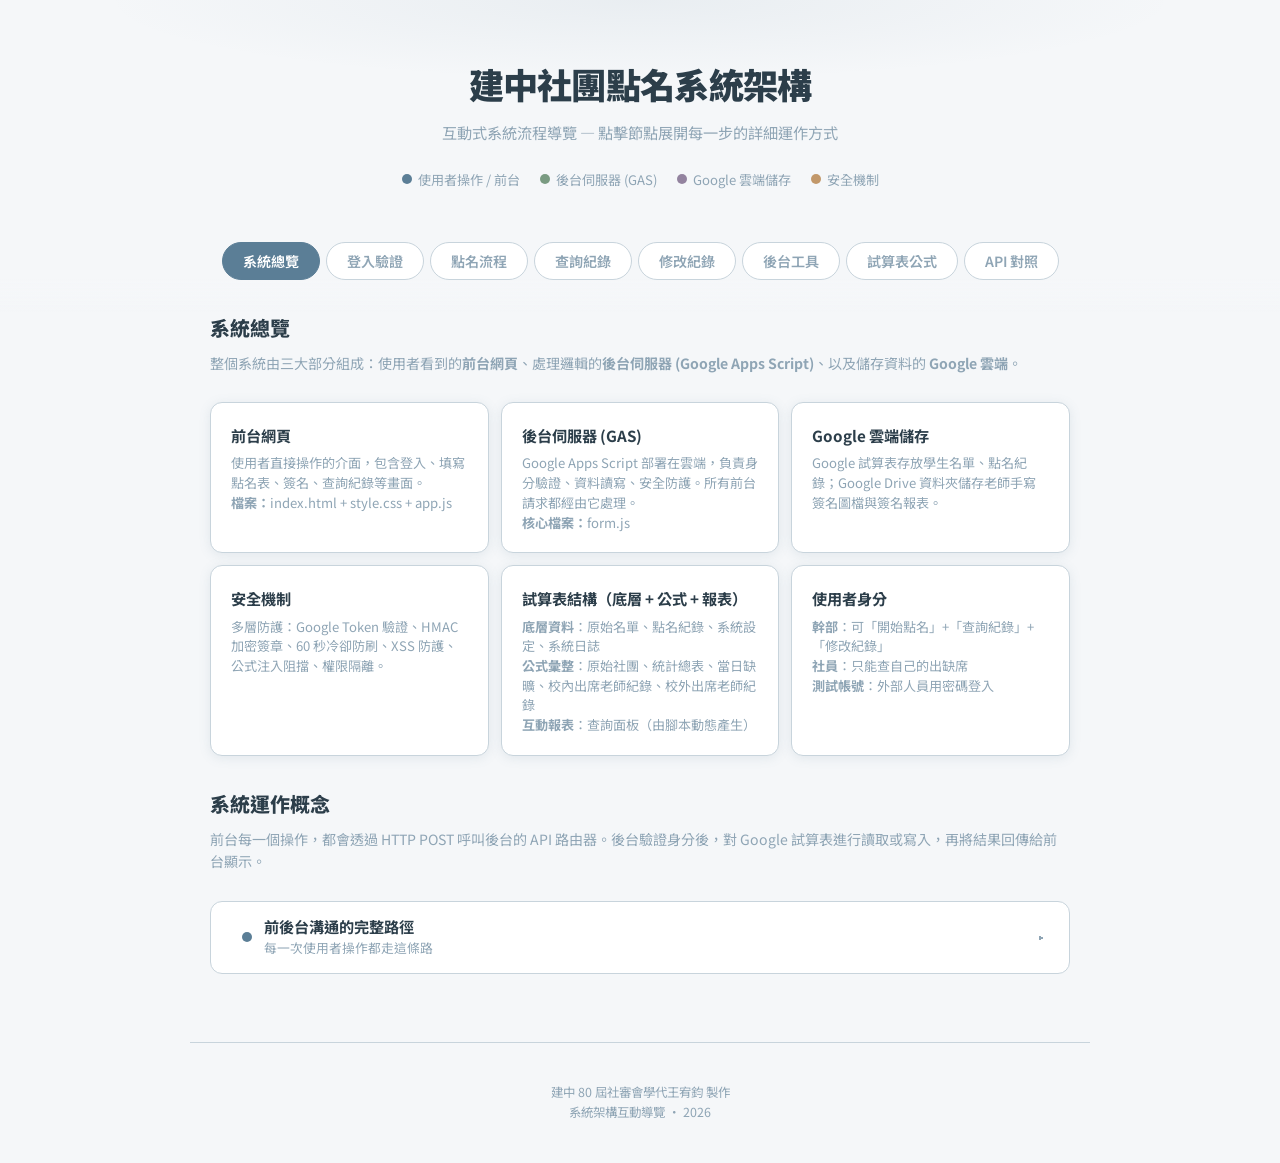
<file: public/system-map.html>
<!DOCTYPE html>
<html lang="zh-TW">
<head>
<meta charset="UTF-8">
<meta name="viewport" content="width=device-width, initial-scale=1.0">
<title>建中社團點名系統 — 系統架構互動圖</title>
<style>
  @import url('https://fonts.googleapis.com/css2?family=Noto+Sans+TC:wght@400;500;600;700;900&family=Inter:wght@400;500;600;700&display=swap');

  *, *::before, *::after { box-sizing: border-box; margin: 0; padding: 0; }

  :root {
    --bg: #f5f7f9;
    --bg-card: #ffffff;
    --bg-card-hover: #eaeff3;
    --border: #c8d4dc;
    --text: #5c7285;
    --text-dim: #8fa5b5;
    --text-bright: #2c3e4a;

    --blue: #5b7e96;
    --blue-bg: rgba(91,126,150,.08);
    --blue-border: rgba(91,126,150,.28);

    --green: #7a9b82;
    --green-bg: rgba(122,155,130,.08);
    --green-border: rgba(122,155,130,.28);

    --purple: #93839f;
    --purple-bg: rgba(147,131,159,.08);
    --purple-border: rgba(147,131,159,.28);

    --orange: #c2986a;
    --orange-bg: rgba(194,152,106,.08);
    --orange-border: rgba(194,152,106,.28);

    --red: #b07a7a;
    --red-bg: rgba(176,122,122,.08);
    --red-border: rgba(176,122,122,.28);

    --cyan: #6a9ba0;
    --cyan-bg: rgba(106,155,160,.08);
    --cyan-border: rgba(106,155,160,.28);

    --yellow: #bfa25f;
    --yellow-bg: rgba(191,162,95,.08);
    --yellow-border: rgba(191,162,95,.28);

    --radius: 12px;
    --radius-sm: 8px;
    --shadow: 0 2px 12px rgba(91,126,150,.13);
  }

  body {
    font-family: 'Noto Sans TC', 'PingFang TC', 'Microsoft JhengHei', sans-serif;
    background: var(--bg);
    color: var(--text);
    min-height: 100vh;
    line-height: 1.6;
    overflow-x: hidden;
  }

  /* ===== HEADER ===== */
  .hero {
    text-align: center;
    padding: 56px 24px 40px;
    position: relative;
    overflow: hidden;
  }

  .hero::before {
    content: '';
    position: absolute;
    inset: 0;
    background: radial-gradient(ellipse 60% 50% at 50% 0%, rgba(91,126,150,.08) 0%, transparent 70%);
    pointer-events: none;
  }

  .hero h1 {
    font-size: clamp(1.6rem, 4vw, 2.2rem);
    font-weight: 900;
    color: var(--text-bright);
    letter-spacing: -.02em;
    margin-bottom: 8px;
    position: relative;
  }

  .hero p {
    font-size: .95rem;
    color: var(--text-dim);
    max-width: 520px;
    margin: 0 auto;
    position: relative;
  }

  .legend {
    display: flex;
    justify-content: center;
    gap: 20px;
    margin-top: 24px;
    flex-wrap: wrap;
    position: relative;
  }

  .legend-item {
    display: flex;
    align-items: center;
    gap: 6px;
    font-size: .82rem;
    color: var(--text-dim);
  }

  .legend-dot {
    width: 10px;
    height: 10px;
    border-radius: 50%;
    flex-shrink: 0;
  }

  /* ===== TABS ===== */
  .tabs-bar {
    display: flex;
    justify-content: center;
    gap: 6px;
    padding: 0 24px 32px;
    flex-wrap: wrap;
    position: sticky;
    top: 0;
    z-index: 100;
    background: linear-gradient(var(--bg) 60%, transparent);
    padding-top: 12px;
  }

  .tab-btn {
    padding: 8px 20px;
    border-radius: 100px;
    border: 1.5px solid var(--border);
    background: var(--bg-card);
    color: var(--text-dim);
    font-size: .88rem;
    font-weight: 600;
    cursor: pointer;
    transition: all .2s;
    font-family: inherit;
  }

  .tab-btn:hover {
    border-color: var(--blue);
    color: var(--blue);
    background: var(--blue-bg);
  }

  .tab-btn.active {
    background: var(--blue);
    color: #fff;
    border-color: var(--blue);
  }

  /* ===== SECTION ===== */
  .section {
    display: none;
    max-width: 900px;
    margin: 0 auto;
    padding: 0 20px 60px;
    animation: fadeUp .35s ease;
  }

  .section.visible { display: block; }

  @keyframes fadeUp {
    from { opacity: 0; transform: translateY(16px); }
    to { opacity: 1; transform: translateY(0); }
  }

  .section-title {
    font-size: 1.25rem;
    font-weight: 800;
    color: var(--text-bright);
    margin-bottom: 8px;
    display: flex;
    align-items: center;
    gap: 10px;
  }

  .section-desc {
    font-size: .88rem;
    color: var(--text-dim);
    margin-bottom: 28px;
    line-height: 1.6;
  }

  /* ===== TREE ===== */
  .tree { padding-left: 0; }

  .tree-node {
    margin-bottom: 8px;
    border-radius: var(--radius);
    border: 1.5px solid var(--border);
    background: var(--bg-card);
    overflow: hidden;
    transition: border-color .2s, box-shadow .2s;
  }

  .tree-node:hover {
    border-color: rgba(91,126,150,.35);
  }

  .tree-node.expanded {
    box-shadow: 0 4px 20px rgba(91,126,150,.16);
  }

  .node-header {
    display: flex;
    align-items: center;
    gap: 12px;
    padding: 14px 18px;
    cursor: pointer;
    user-select: none;
    transition: background .15s;
  }

  .node-header:hover { background: var(--bg-card-hover); }

  .node-icon {
    width: 10px;
    height: 10px;
    border-radius: 50%;
    flex-shrink: 0;
    margin-left: 13px;
  }

  .node-icon.blue { background: var(--blue); }
  .node-icon.green { background: var(--green); }
  .node-icon.purple { background: var(--purple); }
  .node-icon.orange { background: var(--orange); }
  .node-icon.red { background: var(--red); }
  .node-icon.cyan { background: var(--cyan); }
  .node-icon.yellow { background: var(--yellow); }

  .node-text { flex: 1; min-width: 0; }

  .node-label {
    font-size: .95rem;
    font-weight: 700;
    color: var(--text-bright);
    line-height: 1.35;
  }

  .node-sub {
    font-size: .8rem;
    color: var(--text-dim);
    margin-top: 2px;
  }

  .node-badge {
    font-size: .7rem;
    padding: 2px 8px;
    border-radius: 100px;
    font-weight: 600;
    flex-shrink: 0;
    white-space: nowrap;
  }

  .badge-front { background: var(--blue-bg); color: var(--blue); border: 1px solid var(--blue-border); }
  .badge-back { background: var(--green-bg); color: var(--green); border: 1px solid var(--green-border); }
  .badge-storage { background: var(--purple-bg); color: var(--purple); border: 1px solid var(--purple-border); }
  .badge-both { background: var(--orange-bg); color: var(--orange); border: 1px solid var(--orange-border); }

  .node-chevron {
    width: 20px;
    height: 20px;
    display: flex;
    align-items: center;
    justify-content: center;
    color: var(--text-dim);
    transition: transform .25s;
    flex-shrink: 0;
  }

  .tree-node.expanded > .node-header .node-chevron {
    transform: rotate(90deg);
  }

  .node-children {
    display: none;
    padding: 0 18px 14px 66px;
  }

  .tree-node.expanded > .node-children {
    display: block;
    animation: slideDown .25s ease;
  }

  @keyframes slideDown {
    from { opacity: 0; transform: translateY(-6px); }
    to { opacity: 1; transform: translateY(0); }
  }

  /* ===== STEPS (leaf detail) ===== */
  .step-list { display: flex; flex-direction: column; gap: 0; position: relative; }

  .step-list::before {
    content: '';
    position: absolute;
    left: 13px;
    top: 8px;
    bottom: 8px;
    width: 2px;
    background: var(--border);
    border-radius: 2px;
  }

  .step {
    display: flex;
    gap: 14px;
    align-items: flex-start;
    padding: 8px 0;
    position: relative;
  }

  .step-dot {
    width: 10px;
    height: 10px;
    border-radius: 50%;
    flex-shrink: 0;
    margin-top: 6px;
    position: relative;
    z-index: 1;
    border: 2px solid;
  }

  .step-dot.blue { background: var(--blue); border-color: var(--blue); }
  .step-dot.green { background: var(--green); border-color: var(--green); }
  .step-dot.purple { background: var(--purple); border-color: var(--purple); }
  .step-dot.orange { background: var(--orange); border-color: var(--orange); }
  .step-dot.red { background: var(--red); border-color: var(--red); }
  .step-dot.cyan { background: var(--cyan); border-color: var(--cyan); }

  .step-content { flex: 1; min-width: 0; }

  .step-title {
    font-size: .88rem;
    font-weight: 600;
    color: var(--text-bright);
    line-height: 1.4;
  }

  .step-detail {
    font-size: .8rem;
    color: var(--text-dim);
    margin-top: 2px;
    line-height: 1.5;
  }

  .fn-tag {
    display: inline;
    font-family: 'SF Mono', 'Fira Code', 'Consolas', monospace;
    font-size: .76rem;
    padding: 1px 6px;
    border-radius: 4px;
    font-weight: 500;
  }

  .fn-tag.blue { background: var(--blue-bg); color: var(--blue); border: 1px solid var(--blue-border); }
  .fn-tag.green { background: var(--green-bg); color: var(--green); border: 1px solid var(--green-border); }
  .fn-tag.purple { background: var(--purple-bg); color: var(--purple); border: 1px solid var(--purple-border); }
  .fn-tag.orange { background: var(--orange-bg); color: var(--orange); border: 1px solid var(--orange-border); }

  /* ===== OVERVIEW CARDS ===== */
  .overview-grid {
    display: grid;
    grid-template-columns: repeat(auto-fit, minmax(260px, 1fr));
    gap: 12px;
    margin-bottom: 32px;
  }

  .ov-card {
    background: var(--bg-card);
    border: 1.5px solid var(--border);
    border-radius: var(--radius);
    padding: 20px;
    box-shadow: var(--shadow);
    transition: border-color .2s, transform .2s;
  }

  .ov-card:hover {
    transform: translateY(-2px);
    border-color: rgba(91,126,150,.3);
  }

  .ov-card h3 {
    font-size: .95rem;
    font-weight: 700;
    color: var(--text-bright);
    margin-bottom: 6px;
  }

  .ov-card p {
    font-size: .82rem;
    color: var(--text-dim);
    line-height: 1.5;
  }

  /* ===== API TABLE ===== */
  .api-table {
    width: 100%;
    border-collapse: collapse;
    font-size: .84rem;
    margin-top: 16px;
  }

  .api-table th {
    text-align: left;
    padding: 10px 14px;
    background: var(--bg-card);
    color: var(--text-dim);
    font-weight: 600;
    font-size: .78rem;
    text-transform: uppercase;
    letter-spacing: .04em;
    border-bottom: 1.5px solid var(--border);
  }

  .api-table td {
    padding: 10px 14px;
    border-bottom: 1px solid var(--border);
    color: var(--text);
    vertical-align: top;
  }

  .api-table tr:hover td {
    background: var(--bg-card-hover);
  }

  .api-table .action-name {
    font-family: 'SF Mono', 'Fira Code', 'Consolas', monospace;
    font-size: .8rem;
    color: var(--blue);
    font-weight: 600;
  }

  /* ===== EXPAND / COLLAPSE ALL ===== */
  .controls {
    display: flex;
    gap: 8px;
    margin-bottom: 20px;
    flex-wrap: wrap;
  }

  .ctrl-btn {
    padding: 6px 14px;
    border-radius: 6px;
    border: 1px solid var(--border);
    background: var(--bg-card);
    color: var(--text-dim);
    font-size: .8rem;
    cursor: pointer;
    font-family: inherit;
    font-weight: 500;
    transition: all .15s;
  }

  .ctrl-btn:hover {
    background: var(--bg-card-hover);
    color: var(--text);
    border-color: var(--blue-border);
  }

  /* ===== FOOTER ===== */
  footer {
    text-align: center;
    padding: 40px 24px;
    font-size: .78rem;
    color: var(--text-dim);
    border-top: 1px solid var(--border);
    max-width: 900px;
    margin: 0 auto;
  }

  /* ===== RESPONSIVE ===== */
  @media (max-width: 600px) {
    .node-children { padding-left: 42px; }
    .hero { padding: 40px 16px 28px; }
    .section { padding: 0 14px 48px; }
    .tabs-bar { gap: 4px; }
    .tab-btn { padding: 7px 14px; font-size: .82rem; }
  }
</style>
</head>
<body>

<div class="hero">
  <h1>建中社團點名系統架構</h1>
  <p>互動式系統流程導覽 — 點擊節點展開每一步的詳細運作方式</p>
  <div class="legend">
    <div class="legend-item"><div class="legend-dot" style="background:var(--blue)"></div>使用者操作 / 前台</div>
    <div class="legend-item"><div class="legend-dot" style="background:var(--green)"></div>後台伺服器 (GAS)</div>
    <div class="legend-item"><div class="legend-dot" style="background:var(--purple)"></div>Google 雲端儲存</div>
    <div class="legend-item"><div class="legend-dot" style="background:var(--orange)"></div>安全機制</div>
  </div>
</div>

<div class="tabs-bar">
  <button class="tab-btn active" data-tab="overview">系統總覽</button>
  <button class="tab-btn" data-tab="login">登入驗證</button>
  <button class="tab-btn" data-tab="rollcall">點名流程</button>
  <button class="tab-btn" data-tab="records">查詢紀錄</button>
  <button class="tab-btn" data-tab="edit">修改紀錄</button>
  <button class="tab-btn" data-tab="backend">後台工具</button>
  <button class="tab-btn" data-tab="sheets">試算表公式</button>
  <button class="tab-btn" data-tab="api">API 對照</button>
</div>

<!-- ==================== OVERVIEW ==================== -->
<div class="section visible" id="tab-overview">
  <div class="section-title">系統總覽</div>
  <div class="section-desc">
    整個系統由三大部分組成：使用者看到的<strong>前台網頁</strong>、處理邏輯的<strong>後台伺服器 (Google Apps Script)</strong>、以及儲存資料的 <strong>Google 雲端</strong>。
  </div>

  <div class="overview-grid">
    <div class="ov-card">
      <h3>前台網頁</h3>
      <p>使用者直接操作的介面，包含登入、填寫點名表、簽名、查詢紀錄等畫面。<br><strong>檔案：</strong>index.html + style.css + app.js</p>
    </div>
    <div class="ov-card">
      <h3>後台伺服器 (GAS)</h3>
      <p>Google Apps Script 部署在雲端，負責身分驗證、資料讀寫、安全防護。所有前台請求都經由它處理。<br><strong>核心檔案：</strong>form.js</p>
    </div>
    <div class="ov-card">
      <h3>Google 雲端儲存</h3>
      <p>Google 試算表存放學生名單、點名紀錄；Google Drive 資料夾儲存老師手寫簽名圖檔與簽名報表。</p>
    </div>
    <div class="ov-card">
      <h3>安全機制</h3>
      <p>多層防護：Google Token 驗證、HMAC 加密簽章、60 秒冷卻防刷、XSS 防護、公式注入阻擋、權限隔離。</p>
    </div>
    <div class="ov-card">
      <h3>試算表結構（底層 + 公式 + 報表）</h3>
      <p><strong>底層資料</strong>：原始名單、點名紀錄、系統設定、系統日誌<br><strong>公式彙整</strong>：原始社團、統計總表、當日缺曠、校內出席老師紀錄、校外出席老師紀錄<br><strong>互動報表</strong>：查詢面板（由腳本動態產生）</p>
    </div>
    <div class="ov-card">
      <h3>使用者身分</h3>
      <p><strong>幹部</strong>：可「開始點名」+「查詢紀錄」+「修改紀錄」<br><strong>社員</strong>：只能查自己的出缺席<br><strong>測試帳號</strong>：外部人員用密碼登入</p>
    </div>
  </div>

  <div class="section-title" style="margin-top:16px;">系統運作概念</div>
  <div class="section-desc">前台每一個操作，都會透過 HTTP POST 呼叫後台的 API 路由器。後台驗證身分後，對 Google 試算表進行讀取或寫入，再將結果回傳給前台顯示。</div>
  <div class="tree">
    <div class="tree-node">
      <div class="node-header" onclick="toggleNode(this)">
        <div class="node-icon blue"></div>
        <div class="node-text"><div class="node-label">前後台溝通的完整路徑</div><div class="node-sub">每一次使用者操作都走這條路</div></div>
        <div class="node-chevron">▸</div>
      </div>
      <div class="node-children">
        <div class="step-list">
          <div class="step"><div class="step-dot blue"></div><div class="step-content"><div class="step-title">① 使用者在前台操作</div><div class="step-detail">例如：點擊「開始點名」、「確認送出」、「查詢紀錄」</div></div></div>
          <div class="step"><div class="step-dot blue"></div><div class="step-content"><div class="step-title">② 前台呼叫 <span class="fn-tag blue">gasPost()</span></div><div class="step-detail">將操作指令與資料打包成 JSON，透過 HTTP POST 送到 Google Apps Script</div></div></div>
          <div class="step"><div class="step-dot green"></div><div class="step-content"><div class="step-title">③ 後台 <span class="fn-tag green">doPost()</span> 接收請求</div><div class="step-detail">解析 JSON，根據 action 欄位判斷要執行哪個功能</div></div></div>
          <div class="step"><div class="step-dot orange"></div><div class="step-content"><div class="step-title">④ 身分驗證 <span class="fn-tag orange">authenticateRequest()</span></div><div class="step-detail">檢查 Google Token 或測試 Token 是否有效，確認使用者身分</div></div></div>
          <div class="step"><div class="step-dot purple"></div><div class="step-content"><div class="step-title">⑤ 執行對應功能</div><div class="step-detail">讀取或寫入 Google 試算表、上傳簽名到 Google Drive</div></div></div>
          <div class="step"><div class="step-dot green"></div><div class="step-content"><div class="step-title">⑥ 回傳結果 JSON</div><div class="step-detail">將處理結果（成功/失敗/資料）回傳給前台</div></div></div>
          <div class="step"><div class="step-dot blue"></div><div class="step-content"><div class="step-title">⑦ 前台更新畫面</div><div class="step-detail">根據回傳結果顯示成功訊息、錯誤提示、或渲染資料列表</div></div></div>
        </div>
      </div>
    </div>
  </div>
</div>

<!-- ==================== LOGIN ==================== -->
<div class="section" id="tab-login">
  <div class="section-title">登入驗證流程</div>
  <div class="section-desc">使用者打開網頁後，系統會依序檢查快取 → Google 登入 → 身分核對。非建中帳號會被引導至測試登入。</div>
  <div class="controls">
    <button class="ctrl-btn" onclick="toggleAll(this, true)">全部展開</button>
    <button class="ctrl-btn" onclick="toggleAll(this, false)">全部收合</button>
  </div>

  <div class="tree">

    <!-- Step 1: Page Load -->
    <div class="tree-node">
      <div class="node-header" onclick="toggleNode(this)">
        <div class="node-icon blue"></div>
        <div class="node-text"><div class="node-label">使用者打開網頁</div><div class="node-sub">網頁載入完成後自動啟動</div></div>
        <span class="node-badge badge-front">前台</span>
        <div class="node-chevron">▸</div>
      </div>
      <div class="node-children">
        <div class="step-list">
          <div class="step"><div class="step-dot blue"></div><div class="step-content"><div class="step-title"><span class="fn-tag blue">bindUiEvents()</span> 綁定所有按鈕事件</div><div class="step-detail">把「開始點名」、「查詢紀錄」、「登出」等按鈕的點擊事件全部設定好</div></div></div>
          <div class="step"><div class="step-dot blue"></div><div class="step-content"><div class="step-title"><span class="fn-tag blue">clearStudentCaches()</span> 清理舊快取</div><div class="step-detail">清除上次儲存的學生名單快取，確保資料是最新的</div></div></div>
          <div class="step"><div class="step-dot blue"></div><div class="step-content"><div class="step-title"><span class="fn-tag blue">initGoogleSignIn()</span> 初始化 Google 登入</div><div class="step-detail">載入 Google 帳號登入元件並設定登入成功後的回呼函式</div></div></div>
          <div class="step"><div class="step-dot blue"></div><div class="step-content"><div class="step-title"><span class="fn-tag blue">initDatePicker()</span> 設定日期選擇器</div><div class="step-detail">限制日期只能選「今天往前 5 天」的範圍，防止誤填</div></div></div>
        </div>
      </div>
    </div>

    <!-- Step 2: Check Cache -->
    <div class="tree-node">
      <div class="node-header" onclick="toggleNode(this)">
        <div class="node-icon blue"></div>
        <div class="node-text"><div class="node-label">檢查本機快取</div><div class="node-sub">如果之前已登入過，嘗試快速進入</div></div>
        <span class="node-badge badge-front">前台</span>
        <div class="node-chevron">▸</div>
      </div>
      <div class="node-children">
        <div class="step-list">
          <div class="step"><div class="step-dot blue"></div><div class="step-content"><div class="step-title"><span class="fn-tag blue">showLoginButton()</span> 檢查 sessionStorage</div><div class="step-detail">讀取瀏覽器分頁快取中儲存的登入資訊（有效期 14 天）</div></div></div>
          <div class="step"><div class="step-dot blue"></div><div class="step-content"><div class="step-title">有有效快取 → 直接進入主選單</div><div class="step-detail"><span class="fn-tag blue">renderForm(cached)</span> 先用快取顯示畫面，同時在背景呼叫 <span class="fn-tag green">fetchUserInfo()</span> 向後台重新確認身分</div></div></div>
          <div class="step"><div class="step-dot blue"></div><div class="step-content"><div class="step-title">無快取或已過期 → 顯示 Google 登入按鈕</div><div class="step-detail">呼叫 Google API 渲染漂亮的「使用 Google 帳號登入」按鈕</div></div></div>
        </div>
      </div>
    </div>

    <!-- Step 3: Google Login -->
    <div class="tree-node">
      <div class="node-header" onclick="toggleNode(this)">
        <div class="node-icon blue"></div>
        <div class="node-text"><div class="node-label">使用者點擊 Google 登入</div><div class="node-sub">使用學校 @gl.ck.tp.edu.tw 帳號登入</div></div>
        <span class="node-badge badge-both">前台 → 後台</span>
        <div class="node-chevron">▸</div>
      </div>
      <div class="node-children">
        <div class="step-list">
          <div class="step"><div class="step-dot blue"></div><div class="step-content"><div class="step-title"><span class="fn-tag blue">handleGoogleCredential()</span> 收到 Google 回傳</div><div class="step-detail">取得加密的身分 Token (credential)，顯示「驗證中...」畫面</div></div></div>
          <div class="step"><div class="step-dot blue"></div><div class="step-content"><div class="step-title"><span class="fn-tag blue">fetchUserInfo(token)</span> 送出驗證請求</div><div class="step-detail">呼叫 <span class="fn-tag blue">gasPost({action: 'getLoginUser'})</span> 將 Token 送往後台</div></div></div>
          <div class="step"><div class="step-dot orange"></div><div class="step-content"><div class="step-title">後台 <span class="fn-tag green">verifyIdToken()</span> 驗證 Token</div><div class="step-detail">向 Google 官方 API 確認 Token 的 Client ID 與 email 是否合法</div></div></div>
          <div class="step"><div class="step-dot purple"></div><div class="step-content"><div class="step-title">後台 <span class="fn-tag green">getLoginUserExternal(email)</span> 查學生</div><div class="step-detail">用 email 的學號在「原始名單」試算表中找到學生的班級、座號、姓名、社團、身分</div></div></div>
          <div class="step"><div class="step-dot blue"></div><div class="step-content"><div class="step-title"><span class="fn-tag blue">handleUserInfo()</span> 處理回傳結果</div><div class="step-detail">• 找到學生 → 進入主選單<br>• 非建中信箱 → 顯示測試登入表單<br>• 驗證失敗 → 顯示錯誤訊息</div></div></div>
        </div>
      </div>
    </div>

    <!-- Step 4: Test Login -->
    <div class="tree-node">
      <div class="node-header" onclick="toggleNode(this)">
        <div class="node-icon blue"></div>
        <div class="node-text"><div class="node-label">測試帳號登入（非建中帳號）</div><div class="node-sub">外部老師或測試人員手動輸入密碼</div></div>
        <span class="node-badge badge-both">前台 → 後台</span>
        <div class="node-chevron">▸</div>
      </div>
      <div class="node-children">
        <div class="step-list">
          <div class="step"><div class="step-dot blue"></div><div class="step-content"><div class="step-title">使用者填寫 Email、密碼、社團名稱、身分</div><div class="step-detail">在測試登入表單中輸入管理員預先設定的帳號密碼</div></div></div>
          <div class="step"><div class="step-dot blue"></div><div class="step-content"><div class="step-title"><span class="fn-tag blue">submitTeacherAuth()</span> 前端格式檢查</div><div class="step-detail">檢查 Email 格式、欄位非空、社團名稱長度等基本驗證</div></div></div>
          <div class="step"><div class="step-dot orange"></div><div class="step-content"><div class="step-title">後台 <span class="fn-tag green">verifyTestLogin()</span></div><div class="step-detail">• 冷卻防護：60 秒內不可重複嘗試<br>• 比對密碼的 SHA-256 雜湊值<br>• 模糊比對社團名稱（自動容錯）</div></div></div>
          <div class="step"><div class="step-dot orange"></div><div class="step-content"><div class="step-title">後台 <span class="fn-tag green">generateTestToken()</span> 產生加密憑證</div><div class="step-detail">用 HMAC-SHA256 簽章，將身分資料加密成 Token（有效期 14 天）</div></div></div>
          <div class="step"><div class="step-dot blue"></div><div class="step-content"><div class="step-title"><span class="fn-tag blue">renderForm()</span> 進入主選單</div><div class="step-detail">儲存登入狀態到快取，顯示功能按鈕</div></div></div>
        </div>
      </div>
    </div>

    <!-- Step 5: Main Menu -->
    <div class="tree-node">
      <div class="node-header" onclick="toggleNode(this)">
        <div class="node-icon blue"></div>
        <div class="node-text"><div class="node-label">進入主選單</div><div class="node-sub">依身分顯示不同按鈕</div></div>
        <span class="node-badge badge-front">前台</span>
        <div class="node-chevron">▸</div>
      </div>
      <div class="node-children">
        <div class="step-list">
          <div class="step"><div class="step-dot blue"></div><div class="step-content"><div class="step-title"><span class="fn-tag blue">renderForm(info)</span> 初始化主選單</div><div class="step-detail">寫入 sessionStorage 快取、建立防竄改的全域身分物件 <span class="fn-tag blue">PackagedUserInfo</span></div></div></div>
          <div class="step"><div class="step-dot blue"></div><div class="step-content"><div class="step-title">幹部身分 → 顯示兩個按鈕</div><div class="step-detail">「開始點名」（建立新表單）＋「查詢紀錄」（查看歷史）</div></div></div>
          <div class="step"><div class="step-dot blue"></div><div class="step-content"><div class="step-title">社員身分 → 只顯示「查詢紀錄」</div><div class="step-detail">社員無法點名，只能查看自己的出缺席狀況</div></div></div>
        </div>
      </div>
    </div>

  </div>
</div>

<!-- ==================== ROLLCALL ==================== -->
<div class="section" id="tab-rollcall">
  <div class="section-title">點名流程（幹部專用）</div>
  <div class="section-desc">幹部點擊「開始點名」後，系統載入學生名單、讓老師簽名、最後提交至雲端。</div>
  <div class="controls">
    <button class="ctrl-btn" onclick="toggleAll(this, true)">全部展開</button>
    <button class="ctrl-btn" onclick="toggleAll(this, false)">全部收合</button>
  </div>

  <div class="tree">

    <div class="tree-node">
      <div class="node-header" onclick="toggleNode(this)">
        <div class="node-icon blue"></div>
        <div class="node-text"><div class="node-label">按下「開始點名」</div><div class="node-sub">建立一份新的點名表單</div></div>
        <span class="node-badge badge-front">前台</span>
        <div class="node-chevron">▸</div>
      </div>
      <div class="node-children">
        <div class="step-list">
          <div class="step"><div class="step-dot blue"></div><div class="step-content"><div class="step-title"><span class="fn-tag blue">showNewForm()</span> 切換至表單頁面</div><div class="step-detail">記錄瀏覽歷史（按「返回」可回主選單），呼叫 renderPage('form')</div></div></div>
          <div class="step"><div class="step-dot blue"></div><div class="step-content"><div class="step-title">自動填入社團名稱、填寫人姓名</div><div class="step-detail">從登入資訊中帶入，使用者無法修改，確保資料正確</div></div></div>
          <div class="step"><div class="step-dot blue"></div><div class="step-content"><div class="step-title">重置所有表單欄位</div><div class="step-detail">清空社課內容、日期設為今天、簽名狀態重置</div></div></div>
        </div>
      </div>
    </div>

    <div class="tree-node">
      <div class="node-header" onclick="toggleNode(this)">
        <div class="node-icon purple"></div>
        <div class="node-text"><div class="node-label">載入社團學生名單</div><div class="node-sub">從後台讀取該社團所有成員</div></div>
        <span class="node-badge badge-both">前台 → 後台</span>
        <div class="node-chevron">▸</div>
      </div>
      <div class="node-children">
        <div class="step-list">
          <div class="step"><div class="step-dot blue"></div><div class="step-content"><div class="step-title"><span class="fn-tag blue">loadStudents(club)</span> 開始載入</div><div class="step-detail">先檢查本機快取，有的話先用快取顯示；同時向後台請求最新資料</div></div></div>
          <div class="step"><div class="step-dot purple"></div><div class="step-content"><div class="step-title">後台 <span class="fn-tag green">getClubMembers(clubName)</span></div><div class="step-detail">讀取「原始名單」試算表，篩選出該社團學生，照班級與座號排序</div></div></div>
          <div class="step"><div class="step-dot blue"></div><div class="step-content"><div class="step-title"><span class="fn-tag blue">renderStudents()</span> 渲染名單</div><div class="step-detail">為每位學生產生一個「打勾方框」(checkbox)，預設為紅色（缺席）</div></div></div>
          <div class="step"><div class="step-dot blue"></div><div class="step-content"><div class="step-title"><span class="fn-tag blue">updateCount()</span> 顯示人數統計</div><div class="step-detail">即時計算「出席 X / Y 人」並顯示</div></div></div>
          <div class="step"><div class="step-dot blue"></div><div class="step-content"><div class="step-title"><span class="fn-tag blue">restoreDraftIfExists()</span> 偵測草稿</div><div class="step-detail">如果偵測到上次未送出的草稿，彈出確認視窗詢問是否還原</div></div></div>
        </div>
      </div>
    </div>

    <div class="tree-node">
      <div class="node-header" onclick="toggleNode(this)">
        <div class="node-icon blue"></div>
        <div class="node-text"><div class="node-label">幹部逐一點名</div><div class="node-sub">勾選出席、填寫社課內容、老師簽名</div></div>
        <span class="node-badge badge-front">前台</span>
        <div class="node-chevron">▸</div>
      </div>
      <div class="node-children">
        <div class="step-list">
          <div class="step"><div class="step-dot blue"></div><div class="step-content"><div class="step-title">勾選學生出席</div><div class="step-detail">每打一個勾，該行變綠色（出席）；未勾為紅色（缺席）。即時更新人數統計，並自動 <span class="fn-tag blue">saveDraft()</span> 儲存草稿</div></div></div>
          <div class="step"><div class="step-dot blue"></div><div class="step-content"><div class="step-title">填寫社課內容簡述</div><div class="step-detail">最多 200 字，即時顯示字數計數器 <span class="fn-tag blue">updateCharCounter()</span></div></div></div>
          <div class="step"><div class="step-dot blue"></div><div class="step-content"><div class="step-title">選擇指導老師是否出席</div><div class="step-detail">選「否」會額外顯示「代課老師姓名」輸入框 <span class="fn-tag blue">toggleSubTeacher()</span></div></div></div>
          <div class="step"><div class="step-dot blue"></div><div class="step-content"><div class="step-title">老師手寫簽名</div><div class="step-detail"><span class="fn-tag blue">openSigModal()</span> → 開啟簽名板 → 老師在螢幕上手寫 → <span class="fn-tag blue">closeSigModal()</span> 儲存</div></div></div>
        </div>
      </div>
    </div>

    <div class="tree-node">
      <div class="node-header" onclick="toggleNode(this)">
        <div class="node-icon blue"></div>
        <div class="node-text"><div class="node-label">按下「確認送出」</div><div class="node-sub">資料驗證 → 上傳 → 寫入試算表</div></div>
        <span class="node-badge badge-both">前台 → 後台</span>
        <div class="node-chevron">▸</div>
      </div>
      <div class="node-children">
        <div class="step-list">
          <div class="step"><div class="step-dot blue"></div><div class="step-content"><div class="step-title"><span class="fn-tag blue">submitForm()</span> 前端防呆檢查（5 道）</div><div class="step-detail">① 社課內容不可空白<br>② 內容不可超過 200 字<br>③ 老師必須已簽名<br>④ 代課老師姓名不可超過 30 字<br>⑤ 日期必須在允許範圍內</div></div></div>
          <div class="step"><div class="step-dot blue"></div><div class="step-content"><div class="step-title">組裝送出資料</div><div class="step-detail">收集所有 checkbox 的勾選狀態，將簽名轉成 Base64 PNG 圖片格式</div></div></div>
          <div class="step"><div class="step-dot blue"></div><div class="step-content"><div class="step-title"><span class="fn-tag blue">showSubmitOverlay()</span> 顯示傳送遮罩</div><div class="step-detail">鎖住整個畫面，避免使用者在傳送過程中誤觸操作</div></div></div>
          <div class="step"><div class="step-dot green"></div><div class="step-content"><div class="step-title">後台 <span class="fn-tag green">submitAttendance(data)</span></div><div class="step-detail">① 驗證 email、日期格式<br>② 60 秒冷卻防重複提交<br>③ <span class="fn-tag green">sanitize()</span> 過濾所有文字防注入<br>④ 將簽名 PNG 上傳至 Google Drive 取得連結<br>⑤ <span class="fn-tag purple">sheet.appendRow()</span> 寫入一筆新紀錄至試算表</div></div></div>
          <div class="step"><div class="step-dot blue"></div><div class="step-content"><div class="step-title">送出成功！</div><div class="step-detail">彈出「送出成功」提示 → 清除草稿 → 自動跳轉至查詢紀錄頁</div></div></div>
        </div>
      </div>
    </div>

    <div class="tree-node">
      <div class="node-header" onclick="toggleNode(this)">
        <div class="node-icon blue"></div>
        <div class="node-text"><div class="node-label">草稿自動儲存系統</div><div class="node-sub">防止填寫到一半意外關閉網頁</div></div>
        <span class="node-badge badge-front">前台</span>
        <div class="node-chevron">▸</div>
      </div>
      <div class="node-children">
        <div class="step-list">
          <div class="step"><div class="step-dot blue"></div><div class="step-content"><div class="step-title">每次操作都自動儲存</div><div class="step-detail">任何勾選、打字、選擇變動都會觸發 <span class="fn-tag blue">saveDraft()</span>，存入瀏覽器 localStorage</div></div></div>
          <div class="step"><div class="step-dot blue"></div><div class="step-content"><div class="step-title">下次開表單時偵測</div><div class="step-detail"><span class="fn-tag blue">restoreDraftIfExists()</span> 彈出「偵測到未送出的內容，要還原嗎？」</div></div></div>
          <div class="step"><div class="step-dot blue"></div><div class="step-content"><div class="step-title">確認還原 → 所有欄位還原</div><div class="step-detail">日期、社課內容、老師出席、勾選狀態全部還原</div></div></div>
          <div class="step"><div class="step-dot blue"></div><div class="step-content"><div class="step-title">取消 / 送出成功 → 清除草稿</div><div class="step-detail"><span class="fn-tag blue">clearDraft()</span> 從 localStorage 移除</div></div></div>
        </div>
      </div>
    </div>
  </div>
</div>

<!-- ==================== RECORDS ==================== -->
<div class="section" id="tab-records">
  <div class="section-title">查詢紀錄流程</div>
  <div class="section-desc">幹部與社員看到的內容不同：幹部看全社團紀錄列表，社員只看自己的出缺席。</div>
  <div class="controls">
    <button class="ctrl-btn" onclick="toggleAll(this, true)">全部展開</button>
    <button class="ctrl-btn" onclick="toggleAll(this, false)">全部收合</button>
  </div>
  <div class="tree">

    <div class="tree-node">
      <div class="node-header" onclick="toggleNode(this)">
        <div class="node-icon blue"></div>
        <div class="node-text"><div class="node-label">幹部查詢紀錄</div><div class="node-sub">看到社團所有點名紀錄列表</div></div>
        <span class="node-badge badge-both">前台 → 後台</span>
        <div class="node-chevron">▸</div>
      </div>
      <div class="node-children">
        <div class="step-list">
          <div class="step"><div class="step-dot blue"></div><div class="step-content"><div class="step-title"><span class="fn-tag blue">showRecords()</span> 判斷身分 → 幹部</div><div class="step-detail">呼叫 <span class="fn-tag blue">gasPost({action: 'getAttendanceList'})</span></div></div></div>
          <div class="step"><div class="step-dot purple"></div><div class="step-content"><div class="step-title">後台 <span class="fn-tag green">getAttendanceList(club)</span></div><div class="step-detail">呼叫 <span class="fn-tag green">getLatestRowsByClub()</span> 讀取該社團所有紀錄，同一天多次提交只保留最新的一筆，按日期新→舊排序</div></div></div>
          <div class="step"><div class="step-dot blue"></div><div class="step-content"><div class="step-title"><span class="fn-tag blue">renderOfficerRecordList()</span> 顯示列表</div><div class="step-detail">每筆顯示「日期（填寫人：XXX）」，可點擊展開詳細</div></div></div>
        </div>
      </div>
    </div>

    <div class="tree-node">
      <div class="node-header" onclick="toggleNode(this)">
        <div class="node-icon blue"></div>
        <div class="node-text"><div class="node-label">幹部點開某筆紀錄</div><div class="node-sub">查看該次點名的詳細內容</div></div>
        <span class="node-badge badge-both">前台 → 後台</span>
        <div class="node-chevron">▸</div>
      </div>
      <div class="node-children">
        <div class="step-list">
          <div class="step"><div class="step-dot blue"></div><div class="step-content"><div class="step-title"><span class="fn-tag blue">showRecordDetail(date)</span></div><div class="step-detail">呼叫 <span class="fn-tag blue">gasPost({action: 'getAttendanceDetail'})</span></div></div></div>
          <div class="step"><div class="step-dot purple"></div><div class="step-content"><div class="step-title">後台 <span class="fn-tag green">getAttendanceDetail(club, date)</span></div><div class="step-detail">回傳完整資訊：日期、填寫人、社課內容、老師出席、實到人數、缺席名單，以及該紀錄是否仍可修改（5 天內）</div></div></div>
          <div class="step"><div class="step-dot blue"></div><div class="step-content"><div class="step-title">渲染詳細卡片</div><div class="step-detail">用美觀的卡片排版顯示所有資訊；若在 5 天可修改期限內，額外顯示「修改」按鈕</div></div></div>
        </div>
      </div>
    </div>

    <div class="tree-node">
      <div class="node-header" onclick="toggleNode(this)">
        <div class="node-icon blue"></div>
        <div class="node-text"><div class="node-label">社員查詢自己的出缺席</div><div class="node-sub">只能看到自己的出席/缺席狀態</div></div>
        <span class="node-badge badge-both">前台 → 後台</span>
        <div class="node-chevron">▸</div>
      </div>
      <div class="node-children">
        <div class="step-list">
          <div class="step"><div class="step-dot blue"></div><div class="step-content"><div class="step-title"><span class="fn-tag blue">showRecords()</span> 判斷身分 → 社員</div><div class="step-detail">呼叫 <span class="fn-tag blue">gasPost({action: 'getMyAttendance'})</span></div></div></div>
          <div class="step"><div class="step-dot purple"></div><div class="step-content"><div class="step-title">後台 <span class="fn-tag green">getMyAttendance(club, identity)</span></div><div class="step-detail">驗證只能查自己的紀錄（不能查別人）；從缺席名單中搜尋該學生姓名，判定出席/缺席</div></div></div>
          <div class="step"><div class="step-dot blue"></div><div class="step-content"><div class="step-title"><span class="fn-tag blue">renderMemberRecordList()</span> 顯示列表</div><div class="step-detail">每筆顯示「日期：出席 / 缺席」，出席顯示綠色、缺席顯示紅色</div></div></div>
        </div>
      </div>
    </div>

  </div>
</div>

<!-- ==================== EDIT ==================== -->
<div class="section" id="tab-edit">
  <div class="section-title">修改紀錄流程</div>
  <div class="section-desc">幹部在查看紀錄詳細頁面時，如果該紀錄在 5 天以內，可以點擊「修改」進入編輯模式。</div>
  <div class="controls">
    <button class="ctrl-btn" onclick="toggleAll(this, true)">全部展開</button>
    <button class="ctrl-btn" onclick="toggleAll(this, false)">全部收合</button>
  </div>
  <div class="tree">

    <div class="tree-node">
      <div class="node-header" onclick="toggleNode(this)">
        <div class="node-icon blue"></div>
        <div class="node-text"><div class="node-label">點擊「修改」按鈕</div><div class="node-sub">進入修改模式，載入原有紀錄</div></div>
        <span class="node-badge badge-front">前台</span>
        <div class="node-chevron">▸</div>
      </div>
      <div class="node-children">
        <div class="step-list">
          <div class="step"><div class="step-dot blue"></div><div class="step-content"><div class="step-title"><span class="fn-tag blue">enterEditMode(record)</span> 切換至編輯表單</div><div class="step-detail">清除現有草稿，將日期欄位鎖定（不可修改日期）</div></div></div>
          <div class="step"><div class="step-dot blue"></div><div class="step-content"><div class="step-title">預填原有資料</div><div class="step-detail">社課內容、老師出席、代課老師全部還原成上次送出的樣子</div></div></div>
          <div class="step"><div class="step-dot blue"></div><div class="step-content"><div class="step-title">還原學生勾選狀態</div><div class="step-detail"><span class="fn-tag blue">loadStudents()</span> 載入名單後，根據原始缺席名單反推出每位學生的打勾狀態</div></div></div>
          <div class="step"><div class="step-dot blue"></div><div class="step-content"><div class="step-title">簽名沿用原始簽名</div><div class="step-detail">預設使用原有的老師簽名（不需重簽），若重新簽名則覆蓋</div></div></div>
        </div>
      </div>
    </div>

    <div class="tree-node">
      <div class="node-header" onclick="toggleNode(this)">
        <div class="node-icon blue"></div>
        <div class="node-text"><div class="node-label">修改偵測機制</div><div class="node-sub">沒有修改任何內容就不能按「確認修改」</div></div>
        <span class="node-badge badge-front">前台</span>
        <div class="node-chevron">▸</div>
      </div>
      <div class="node-children">
        <div class="step-list">
          <div class="step"><div class="step-dot blue"></div><div class="step-content"><div class="step-title"><span class="fn-tag blue">checkIfFormChanged()</span></div><div class="step-detail">每次欄位有變動時自動觸發，逐一比對目前值與原始紀錄的差異</div></div></div>
          <div class="step"><div class="step-dot blue"></div><div class="step-content"><div class="step-title">比對項目</div><div class="step-detail">• 社課內容<br>• 老師出席狀態<br>• 代課老師姓名<br>• 缺席名單<br>• 是否重新簽名</div></div></div>
          <div class="step"><div class="step-dot blue"></div><div class="step-content"><div class="step-title">有修改 → 啟用「確認修改」按鈕</div><div class="step-detail">按鈕變為可點擊狀態</div></div></div>
          <div class="step"><div class="step-dot blue"></div><div class="step-content"><div class="step-title">無修改 → 按鈕鎖定灰色</div><div class="step-detail">防止無意義的重複提交</div></div></div>
        </div>
      </div>
    </div>

    <div class="tree-node">
      <div class="node-header" onclick="toggleNode(this)">
        <div class="node-icon blue"></div>
        <div class="node-text"><div class="node-label">確認修改 → 送出</div><div class="node-sub">走與「確認送出」相同的流程</div></div>
        <span class="node-badge badge-both">前台 → 後台</span>
        <div class="node-chevron">▸</div>
      </div>
      <div class="node-children">
        <div class="step-list">
          <div class="step"><div class="step-dot blue"></div><div class="step-content"><div class="step-title"><span class="fn-tag blue">submitForm()</span> 同點名送出流程</div><div class="step-detail">前端 5 道防呆 → 組裝資料（signature 帶 'KEEP' 表示沿用原簽名）</div></div></div>
          <div class="step"><div class="step-dot green"></div><div class="step-content"><div class="step-title">後台 <span class="fn-tag green">submitAttendance()</span></div><div class="step-detail">收到 'KEEP' 時自動找回原簽名的 Drive URL；<strong>不會覆蓋舊紀錄</strong>，而是新增一列，系統會自動取最新的一筆</div></div></div>
          <div class="step"><div class="step-dot blue"></div><div class="step-content"><div class="step-title">修改成功 → 返回紀錄列表</div><div class="step-detail">清除草稿，自動跳回查詢紀錄頁面</div></div></div>
        </div>
      </div>
    </div>
  </div>
</div>

<!-- ==================== BACKEND TOOLS ==================== -->
<div class="section" id="tab-backend">
  <div class="section-title">後台工具（試算表選單操作）</div>
  <div class="section-desc">這些功能在 Google 試算表的選單中使用，不經由前台網頁觸發。</div>
  <div class="controls">
    <button class="ctrl-btn" onclick="toggleAll(this, true)">全部展開</button>
    <button class="ctrl-btn" onclick="toggleAll(this, false)">全部收合</button>
  </div>
  <div class="tree">

    <div class="tree-node">
      <div class="node-header" onclick="toggleNode(this)">
        <div class="node-icon purple"></div>
        <div class="node-text"><div class="node-label">簽名報表產生器</div><div class="node-sub">sign.js — 將指定日期所有社團的簽名彙整成 Google 文件報表</div></div>
        <span class="node-badge badge-back">後台</span>
        <div class="node-chevron">▸</div>
      </div>
      <div class="node-children">
        <div class="step-list">
          <div class="step"><div class="step-dot purple"></div><div class="step-content"><div class="step-title">試算表選單 →「簽名報表」→「產出報表」</div><div class="step-detail"><span class="fn-tag green">renderClubReportDoc()</span></div></div></div>
          <div class="step"><div class="step-dot green"></div><div class="step-content"><div class="step-title">① 彈出視窗輸入社課日期</div><div class="step-detail">例如：2026/6/7</div></div></div>
          <div class="step"><div class="step-dot purple"></div><div class="step-content"><div class="step-title">② 讀取「統計總表」建立社團字典</div><div class="step-detail">社團名稱 → 社團編號 + 指導老師</div></div></div>
          <div class="step"><div class="step-dot purple"></div><div class="step-content"><div class="step-title">③ 讀取「點名紀錄」篩選指定日期</div><div class="step-detail">每社團只保留最新提交的那筆，用 <span class="fn-tag green">normalizeDate()</span> 統一日期格式比對</div></div></div>
          <div class="step"><div class="step-dot purple"></div><div class="step-content"><div class="step-title">④ 建立 Google 文件表格</div><div class="step-detail">自動產生標題、社團編號/名稱/老師/簽名四欄表格</div></div></div>
          <div class="step"><div class="step-dot purple"></div><div class="step-content"><div class="step-title">⑤ 從 Drive 讀取簽名圖檔並插入</div><div class="step-detail">用 <span class="fn-tag green">parseDriveId()</span> 從 URL 擷取檔案 ID → 下載圖片 → 插入表格</div></div></div>
          <div class="step"><div class="step-dot purple"></div><div class="step-content"><div class="step-title">⑥ 將文件移至指定資料夾</div><div class="step-detail">讀取 <span class="fn-tag green">getReportFolderId()</span>（系統設定 B2 格），移動完成後彈出連結</div></div></div>
        </div>
      </div>
    </div>

    <div class="tree-node">
      <div class="node-header" onclick="toggleNode(this)">
        <div class="node-icon purple"></div>
        <div class="node-text"><div class="node-label">查詢面板（互動式出缺席報表）</div><div class="node-sub">club_search.js — 在試算表中選擇社團即自動產出報表</div></div>
        <span class="node-badge badge-back">後台</span>
        <div class="node-chevron">▸</div>
      </div>
      <div class="node-children">
        <div class="step-list">
          <div class="step"><div class="step-dot green"></div><div class="step-content"><div class="step-title"><span class="fn-tag green">onEdit(e)</span> 觸發器</div><div class="step-detail">當使用者在「查詢面板」工作表中選擇/輸入社團名稱時自動觸發</div></div></div>
          <div class="step"><div class="step-dot green"></div><div class="step-content"><div class="step-title"><span class="fn-tag green">renderClubReport(e)</span> 產生三大板塊</div><div class="step-detail">清空舊報表 → 讀取底層資料</div></div></div>
          <div class="step"><div class="step-dot purple"></div><div class="step-content"><div class="step-title">板塊 A：出缺席矩陣 <span class="fn-tag green">buildAttendanceMatrix()</span></div><div class="step-detail">每位學生 × 每個日期的 ✔ / ✖ 打勾矩陣，出席綠底、缺席紅底</div></div></div>
          <div class="step"><div class="step-dot purple"></div><div class="step-content"><div class="step-title">板塊 B：缺席明細 <span class="fn-tag green">buildAbsenteeBlocks()</span></div><div class="step-detail">按日期橫向排列，列出每天缺席的學生完整學籍資料</div></div></div>
          <div class="step"><div class="step-dot purple"></div><div class="step-content"><div class="step-title">板塊 C：社課內容摘要</div><div class="step-detail">每次社課的日期、填寫人、社課內容、老師出席狀態、簽名連結</div></div></div>
        </div>
      </div>
    </div>

    <div class="tree-node">
      <div class="node-header" onclick="toggleNode(this)">
        <div class="node-icon purple"></div>
        <div class="node-text"><div class="node-label">新學期清空</div><div class="node-sub">clear.js — 刪除所有點名紀錄、簽名檔、報表</div></div>
        <span class="node-badge badge-back">後台</span>
        <div class="node-chevron">▸</div>
      </div>
      <div class="node-children">
        <div class="step-list">
          <div class="step"><div class="step-dot green"></div><div class="step-content"><div class="step-title">試算表選單 →「刪除資料」→「刪除所有紀錄」</div><div class="step-detail"><span class="fn-tag green">clearAllRecords()</span></div></div></div>
          <div class="step"><div class="step-dot orange"></div><div class="step-content"><div class="step-title">① 彈出兩次確認</div><div class="step-detail">第一次：YES/NO 警告對話框<br>第二次：必須輸入「DELETE」驗證碼</div></div></div>
          <div class="step"><div class="step-dot purple"></div><div class="step-content"><div class="step-title">② 刪除「點名紀錄」全部資料列</div><div class="step-detail">保留標題列，刪除第 2 列以下的所有紀錄</div></div></div>
          <div class="step"><div class="step-dot purple"></div><div class="step-content"><div class="step-title">③ 清空簽名資料夾</div><div class="step-detail"><span class="fn-tag green">getSignFolderId()</span> → 將資料夾內所有檔案移到垃圾桶</div></div></div>
          <div class="step"><div class="step-dot purple"></div><div class="step-content"><div class="step-title">④ 清空報表資料夾</div><div class="step-detail"><span class="fn-tag green">getReportFolderId()</span> → 將所有報表文件移到垃圾桶</div></div></div>
        </div>
      </div>
    </div>

    <div class="tree-node">
      <div class="node-header" onclick="toggleNode(this)">
        <div class="node-icon green"></div>
        <div class="node-text"><div class="node-label">試算表選單建立</div><div class="node-sub">setting.js — 開啟試算表時自動建立自訂選單</div></div>
        <span class="node-badge badge-back">後台</span>
        <div class="node-chevron">▸</div>
      </div>
      <div class="node-children">
        <div class="step-list">
          <div class="step"><div class="step-dot green"></div><div class="step-content"><div class="step-title"><span class="fn-tag green">onOpen()</span> 試算表開啟時觸發</div><div class="step-detail">自動在選單列建立兩個自訂選單</div></div></div>
          <div class="step"><div class="step-dot green"></div><div class="step-content"><div class="step-title">選單一：「簽名報表」</div><div class="step-detail">→ 產出指定日期簽名報表</div></div></div>
          <div class="step"><div class="step-dot green"></div><div class="step-content"><div class="step-title">選單二：「刪除資料」</div><div class="step-detail">→ 刪除所有點名紀錄（新學期用）</div></div></div>
        </div>
      </div>
    </div>
  </div>
</div>

<!-- ==================== SHEETS ==================== -->
<div class="section" id="tab-sheets">
  <div class="section-title">試算表公式與完整使用</div>
  <div class="section-desc">前台與 GAS 只負責寫入原始資料；真正把資料整理成客戶可閱讀報表的，是試算表中的公式層。整份試算表可以理解成「底層資料 → 公式彙整 → 報表輸出」三層。</div>

  <div class="overview-grid">
    <div class="ov-card">
      <h3>底層資料表</h3>
      <p><strong>原始名單</strong>：班級、座號、姓名、學號、身分、社團編號、社團名稱。<br><strong>點名紀錄</strong>：每次送出的正式點名資料。<br><strong>系統設定</strong>：簽名/報表資料夾、測試帳號。<br><strong>系統日誌</strong>：錯誤追蹤。</p>
    </div>
    <div class="ov-card">
      <h3>公式彙整表</h3>
      <p>主要使用 <strong>LET</strong>、<strong>ARRAYFORMULA</strong>、<strong>MAP</strong>、<strong>FILTER</strong>、<strong>XLOOKUP</strong>、<strong>VLOOKUP</strong>、<strong>HSTACK</strong> 等函數，把點名原始資料自動整理成管理報表。</p>
    </div>
    <div class="ov-card">
      <h3>輸出工具</h3>
      <p><strong>查詢面板</strong>：選社團後，由 <code>club_search.js</code> 自動畫出全學期矩陣、缺席明細、社課摘要。<br><strong>簽名報表</strong>：由 <code>sign.js</code> 匯出成 Google 文件。</p>
    </div>
    <div class="ov-card">
      <h3>客戶操作順序</h3>
      <p>1. 維護「原始名單」與「系統設定」<br>2. 從前台網頁送出點名，資料進入「點名紀錄」<br>3. 透過公式表看當日統計與缺曠<br>4. 用「查詢面板」查整學期，用選單產出簽名報表</p>
    </div>
  </div>

  <div class="controls">
    <button class="ctrl-btn" onclick="toggleAll(this, true)">全部展開</button>
    <button class="ctrl-btn" onclick="toggleAll(this, false)">全部收合</button>
  </div>

  <div class="tree">

    <div class="tree-node">
      <div class="node-header" onclick="toggleNode(this)">
        <div class="node-icon purple"></div>
        <div class="node-text"><div class="node-label">整份試算表如何串起來</div><div class="node-sub">先看資料流，就能理解每張工作表的角色</div></div>
        <span class="node-badge badge-storage">資料流</span>
        <div class="node-chevron">▸</div>
      </div>
      <div class="node-children">
        <div class="step-list">
          <div class="step"><div class="step-dot purple"></div><div class="step-content"><div class="step-title">① 「原始名單」是身分與社團主檔</div><div class="step-detail">系統登入、載入社員名單、社團對照，都是先讀這張表；主要欄位為班級、座號、姓名、學號、身分、社團編號、社團名稱。</div></div></div>
          <div class="step"><div class="step-dot purple"></div><div class="step-content"><div class="step-title">② 「點名紀錄」是唯一正式交易表</div><div class="step-detail">前台送出點名後，<span class="fn-tag green">submitAttendance()</span> 會新增一列：時間戳記、填寫人、社團、社課日期、內容、老師出席、代課老師、實到、缺席名單、簽名網址。</div></div></div>
          <div class="step"><div class="step-dot purple"></div><div class="step-content"><div class="step-title">③ 公式層把原始資料整理成管理報表</div><div class="step-detail">「原始社團」、「統計總表」、「當日缺曠」、「校內/校外出席老師紀錄」會自動讀取底層資料，整理出社團清單、未繳交狀態、缺席名單與老師出席統計。</div></div></div>
          <div class="step"><div class="step-dot purple"></div><div class="step-content"><div class="step-title">④ 「查詢面板」負責逐社團查看整學期</div><div class="step-detail">在工作表輸入社團名稱後，<span class="fn-tag green">onEdit()</span> 會直接畫出出缺席矩陣、缺席明細、社課內容摘要，適合平常查詢。</div></div></div>
          <div class="step"><div class="step-dot purple"></div><div class="step-content"><div class="step-title">⑤ 「簽名報表」再把結果輸出成 Google 文件</div><div class="step-detail"><span class="fn-tag green">renderClubReportDoc()</span> 會讀取「統計總表」與「點名紀錄」，將指定日期各社團簽名圖檔彙整成可列印的文件。</div></div></div>
        </div>
      </div>
    </div>

    <div class="tree-node">
      <div class="node-header" onclick="toggleNode(this)">
        <div class="node-icon purple"></div>
        <div class="node-text"><div class="node-label">「原始社團」公式：自動建立社團清單</div><div class="node-sub">公式位置：A2；用途是從原始名單長出社團主表</div></div>
        <span class="node-badge badge-storage">公式層</span>
        <div class="node-chevron">▸</div>
      </div>
      <div class="node-children">
        <div class="step-list">
          <div class="step"><div class="step-dot purple"></div><div class="step-content"><div class="step-title">主公式：<span class="fn-tag purple">LET + SORT + UNIQUE + FILTER + MAP</span></div><div class="step-detail">從「原始名單」的社團編號與社團名稱欄位抓出所有不重複社團，並自動排序。</div></div></div>
          <div class="step"><div class="step-dot purple"></div><div class="step-content"><div class="step-title">自動計算每個社團應到人數</div><div class="step-detail">公式會用 <span class="fn-tag purple">COUNTIF</span> 計算每個社團在原始名單中共有多少位社員，作為後續應到基準。</div></div></div>
          <div class="step"><div class="step-dot purple"></div><div class="step-content"><div class="step-title">這張表是後面所有報表的社團字典</div><div class="step-detail">「統計總表」與老師出席統計都會先讀這張表，因此新社團只要出現在原始名單，這裡就會自動長出來。</div></div></div>
          <div class="step"><div class="step-dot purple"></div><div class="step-content"><div class="step-title">客戶實際使用方式</div><div class="step-detail">平常不需要手動改 A2 公式欄；只要更新「原始名單」即可。若右側另有老師、校內/校外、統計標記欄位，則依學校管理需求人工維護。</div></div></div>
        </div>
      </div>
    </div>

    <div class="tree-node">
      <div class="node-header" onclick="toggleNode(this)">
        <div class="node-icon purple"></div>
        <div class="node-text"><div class="node-label">「統計總表」公式：看當天哪個社團已繳交</div><div class="node-sub">公式位置：A2；核心是把社團主檔與點名紀錄依日期對起來</div></div>
        <span class="node-badge badge-storage">公式層</span>
        <div class="node-chevron">▸</div>
      </div>
      <div class="node-children">
        <div class="step-list">
          <div class="step"><div class="step-dot purple"></div><div class="step-content"><div class="step-title">查詢日期來源：<span class="fn-tag purple">I3</span></div><div class="step-detail">這張表的公式會先讀 I3 的日期，作為「今天要檢查哪一天的點名狀況」的目標日期。</div></div></div>
          <div class="step"><div class="step-dot purple"></div><div class="step-content"><div class="step-title">主公式：<span class="fn-tag purple">LET + FILTER + MAP + XLOOKUP + HSTACK</span></div><div class="step-detail">先從「原始社團」抓社團編號、名稱、應到人數，再從「點名紀錄」組出「社團_日期」鍵值，找出每個社團該日最新一筆提交。</div></div></div>
          <div class="step"><div class="step-dot purple"></div><div class="step-content"><div class="step-title">產出欄位</div><div class="step-detail">公式會輸出社團編號、社團名稱、是否已繳交、最後填寫人、應到人數、實到人數、出席率，讓管理者一眼看完當日狀況。</div></div></div>
          <div class="step"><div class="step-dot purple"></div><div class="step-content"><div class="step-title">若同一天有修改紀錄，只取最新那筆</div><div class="step-detail">因為公式使用最後匹配邏輯，所以幹部後續修改資料時，總表會自動反映最新提交結果，不需要人工刪舊資料。</div></div></div>
          <div class="step"><div class="step-dot purple"></div><div class="step-content"><div class="step-title">客戶實際使用方式</div><div class="step-detail">每日只要改一次 I3 的日期，就能立即看到「哪些社團已交、誰填的、實到多少人」。這張表也是簽名報表建立社團對照時的重要來源。</div></div></div>
        </div>
      </div>
    </div>

    <div class="tree-node">
      <div class="node-header" onclick="toggleNode(this)">
        <div class="node-icon purple"></div>
        <div class="node-text"><div class="node-label">「當日缺曠」公式：自動整理全校當天缺席名單</div><div class="node-sub">公式位置：B5；把各社團缺席名單展平成可追蹤的學生清冊</div></div>
        <span class="node-badge badge-storage">公式層</span>
        <div class="node-chevron">▸</div>
      </div>
      <div class="node-children">
        <div class="step-list">
          <div class="step"><div class="step-dot purple"></div><div class="step-content"><div class="step-title">查詢日期來源：<span class="fn-tag purple">C2</span></div><div class="step-detail">先在 C2 指定要查詢的社課日期，公式就會從「點名紀錄」篩出當天資料。</div></div></div>
          <div class="step"><div class="step-dot purple"></div><div class="step-content"><div class="step-title">主公式：<span class="fn-tag purple">FILTER + SORT + UNIQUE 邏輯 + TEXTJOIN + SPLIT + TOCOL</span></div><div class="step-detail">先取出每個社團當天最新一筆，再把所有缺席名單合併、拆行、清理空白，變成一列一位學生的資料。</div></div></div>
          <div class="step"><div class="step-dot purple"></div><div class="step-content"><div class="step-title">補回學號：<span class="fn-tag purple">VLOOKUP</span></div><div class="step-detail">公式會把「班級_座號_姓名」再回查「原始名單」，補出正式學號，最後輸出班、座、名、學號四欄。</div></div></div>
          <div class="step"><div class="step-dot purple"></div><div class="step-content"><div class="step-title">自動排除全勤與空白資料</div><div class="step-detail">若某社團標示為「全勤」或當天尚未有缺席資料，公式不會把它列進結果，所以這張表直接可拿來做當日缺席名冊。</div></div></div>
          <div class="step"><div class="step-dot purple"></div><div class="step-content"><div class="step-title">客戶實際使用方式</div><div class="step-detail">每天只需改 C2 的日期，就能得到全校跨社團的缺席學生清單，適合值班老師、學務單位或後續通知使用。</div></div></div>
        </div>
      </div>
    </div>

    <div class="tree-node">
      <div class="node-header" onclick="toggleNode(this)">
        <div class="node-icon purple"></div>
        <div class="node-text"><div class="node-label">「校內 / 校外出席老師紀錄」公式：自動算老師出席統計</div><div class="node-sub">公式位置：A2；以社團分類欄位與點名資料自動生成老師端報表</div></div>
        <span class="node-badge badge-storage">公式層</span>
        <div class="node-chevron">▸</div>
      </div>
      <div class="node-children">
        <div class="step-list">
          <div class="step"><div class="step-dot purple"></div><div class="step-content"><div class="step-title">資料來源</div><div class="step-detail">公式會讀取「原始社團」中的社團、老師與分類欄位，再對照「點名紀錄」中的老師是否出席（G 欄）與代課老師（H 欄）。</div></div></div>
          <div class="step"><div class="step-dot purple"></div><div class="step-content"><div class="step-title">主公式：<span class="fn-tag purple">ARRAYFORMULA + FILTER + SORT + MAP + UNIQUE + VSTACK</span></div><div class="step-detail">先把同一社團同一天的舊紀錄排除，只保留最新結果，再統計每位老師的應到次數、請假次數與實到次數。</div></div></div>
          <div class="step"><div class="step-dot purple"></div><div class="step-content"><div class="step-title">校內表會額外把代課老師獨立列出</div><div class="step-detail">若社團被設定為需要計入代課統計，且當次老師請假，公式會把代課老師另外整理成單獨列，方便核對實際授課情況。</div></div></div>
          <div class="step"><div class="step-dot purple"></div><div class="step-content"><div class="step-title">校外表則專注於校外社團</div><div class="step-detail">校外社團使用獨立統計表，讓校內、校外兩種管理口徑不會混在一起。</div></div></div>
          <div class="step"><div class="step-dot purple"></div><div class="step-content"><div class="step-title">客戶實際使用方式</div><div class="step-detail">這兩張表適合學期末彙整老師到課狀況、代課次數與請假統計；平常不需要手動重算，更新點名資料後會自動刷新。</div></div></div>
        </div>
      </div>
    </div>

    <div class="tree-node">
      <div class="node-header" onclick="toggleNode(this)">
        <div class="node-icon purple"></div>
        <div class="node-text"><div class="node-label">「查詢面板」與簽名報表：公式層整理完後怎麼被使用</div><div class="node-sub">前者看整學期細節，後者輸出給行政或列印</div></div>
        <span class="node-badge badge-back">工具層</span>
        <div class="node-chevron">▸</div>
      </div>
      <div class="node-children">
        <div class="step-list">
          <div class="step"><div class="step-dot purple"></div><div class="step-content"><div class="step-title">查詢面板不是公式表，而是腳本生成報表</div><div class="step-detail">在「查詢面板」輸入社團後，<span class="fn-tag green">renderClubReport()</span> 會清空舊畫面，再直接從「點名紀錄」與「原始名單」畫出三大板塊。</div></div></div>
          <div class="step"><div class="step-dot purple"></div><div class="step-content"><div class="step-title">三大板塊用途</div><div class="step-detail">A：出缺席矩陣看整學期每位學生出席情況。B：缺席明細看每一天缺誰。C：社課摘要看日期、填寫人、社課內容、老師出席與簽名連結。</div></div></div>
          <div class="step"><div class="step-dot purple"></div><div class="step-content"><div class="step-title">簽名連結會寫成試算表公式</div><div class="step-detail">程式會把 Google Drive 簽名網址組成 <span class="fn-tag green">HYPERLINK()</span>，讓使用者在查詢面板中可以直接點「查看簽名」。</div></div></div>
          <div class="step"><div class="step-dot purple"></div><div class="step-content"><div class="step-title">簽名報表則輸出成正式文件</div><div class="step-detail">從試算表選單執行「產出指定日期簽名報表」後，系統會依日期抓出每社團最新簽名，插入 Google 文件表格，方便列印與留存。</div></div></div>
          <div class="step"><div class="step-dot purple"></div><div class="step-content"><div class="step-title">客戶實際使用方式</div><div class="step-detail">想看整學期單一社團，用「查詢面板」；想看單日全校狀態，用「統計總表」與「當日缺曠」；想交行政資料或列印簽名，用簽名報表。</div></div></div>
        </div>
      </div>
    </div>

  </div>
</div>

<!-- ==================== API TABLE ==================== -->
<div class="section" id="tab-api">
  <div class="section-title">前後台 API 對照表</div>
  <div class="section-desc">前台每次呼叫後台時，都透過 <code>gasPost()</code> 傳送一個 <code>action</code> 參數，後台根據它分流處理。</div>

  <table class="api-table">
    <thead>
      <tr>
        <th>前台觸發點</th>
        <th>action</th>
        <th>後台核心 Function</th>
        <th>說明</th>
      </tr>
    </thead>
    <tbody>
      <tr>
        <td>Google 登入成功後</td>
        <td><span class="action-name">getLoginUser</span></td>
        <td>verifyIdToken() + getLoginUserExternal()</td>
        <td>驗證 Google Token，查找學生資料</td>
      </tr>
      <tr>
        <td>測試帳號按「登入」</td>
        <td><span class="action-name">verifyTestLogin</span></td>
        <td>verifyTestLogin() → generateTestToken()</td>
        <td>密碼驗證 + 產生加密 Token</td>
      </tr>
      <tr>
        <td>進入點名表單</td>
        <td><span class="action-name">getClubMembers</span></td>
        <td>getClubMembers()</td>
        <td>載入該社團全部學生名單</td>
      </tr>
      <tr>
        <td>按「確認送出/修改」</td>
        <td><span class="action-name">submitAttendance</span></td>
        <td>submitAttendance()</td>
        <td>驗證 + 簽名上傳 + 寫入試算表</td>
      </tr>
      <tr>
        <td>幹部「查詢紀錄」</td>
        <td><span class="action-name">getAttendanceList</span></td>
        <td>getAttendanceList()</td>
        <td>取得社團所有點名紀錄列表</td>
      </tr>
      <tr>
        <td>幹部點開某筆紀錄</td>
        <td><span class="action-name">getAttendanceDetail</span></td>
        <td>getAttendanceDetail()</td>
        <td>取得單日詳細內容 + 是否可修改</td>
      </tr>
      <tr>
        <td>社員「查詢紀錄」</td>
        <td><span class="action-name">getMyAttendance</span></td>
        <td>getMyAttendance()</td>
        <td>查詢個人出缺席歷史</td>
      </tr>
    </tbody>
  </table>
</div>

<footer>
  建中 80 屆社審會學代王宥鈞 製作<br>
  系統架構互動導覽 · 2026
</footer>

<script>
  // ===== Tab Switching =====
  document.querySelectorAll('.tab-btn').forEach(btn => {
    btn.addEventListener('click', () => {
      document.querySelectorAll('.tab-btn').forEach(b => b.classList.remove('active'));
      document.querySelectorAll('.section').forEach(s => s.classList.remove('visible'));
      btn.classList.add('active');
      const target = document.getElementById('tab-' + btn.dataset.tab);
      if (target) {
        target.classList.add('visible');
        target.style.animation = 'none';
        target.offsetHeight; // reflow
        target.style.animation = '';
      }
    });
  });

  // ===== Tree Node Toggle =====
  function toggleNode(headerEl) {
    const node = headerEl.closest('.tree-node');
    node.classList.toggle('expanded');
  }

  // ===== Expand / Collapse All =====
  function toggleAll(btn, expand) {
    const section = btn.closest('.section');
    section.querySelectorAll('.tree-node').forEach(node => {
      if (expand) node.classList.add('expanded');
      else node.classList.remove('expanded');
    });
  }
</script>
</body>
</html>
</file>
